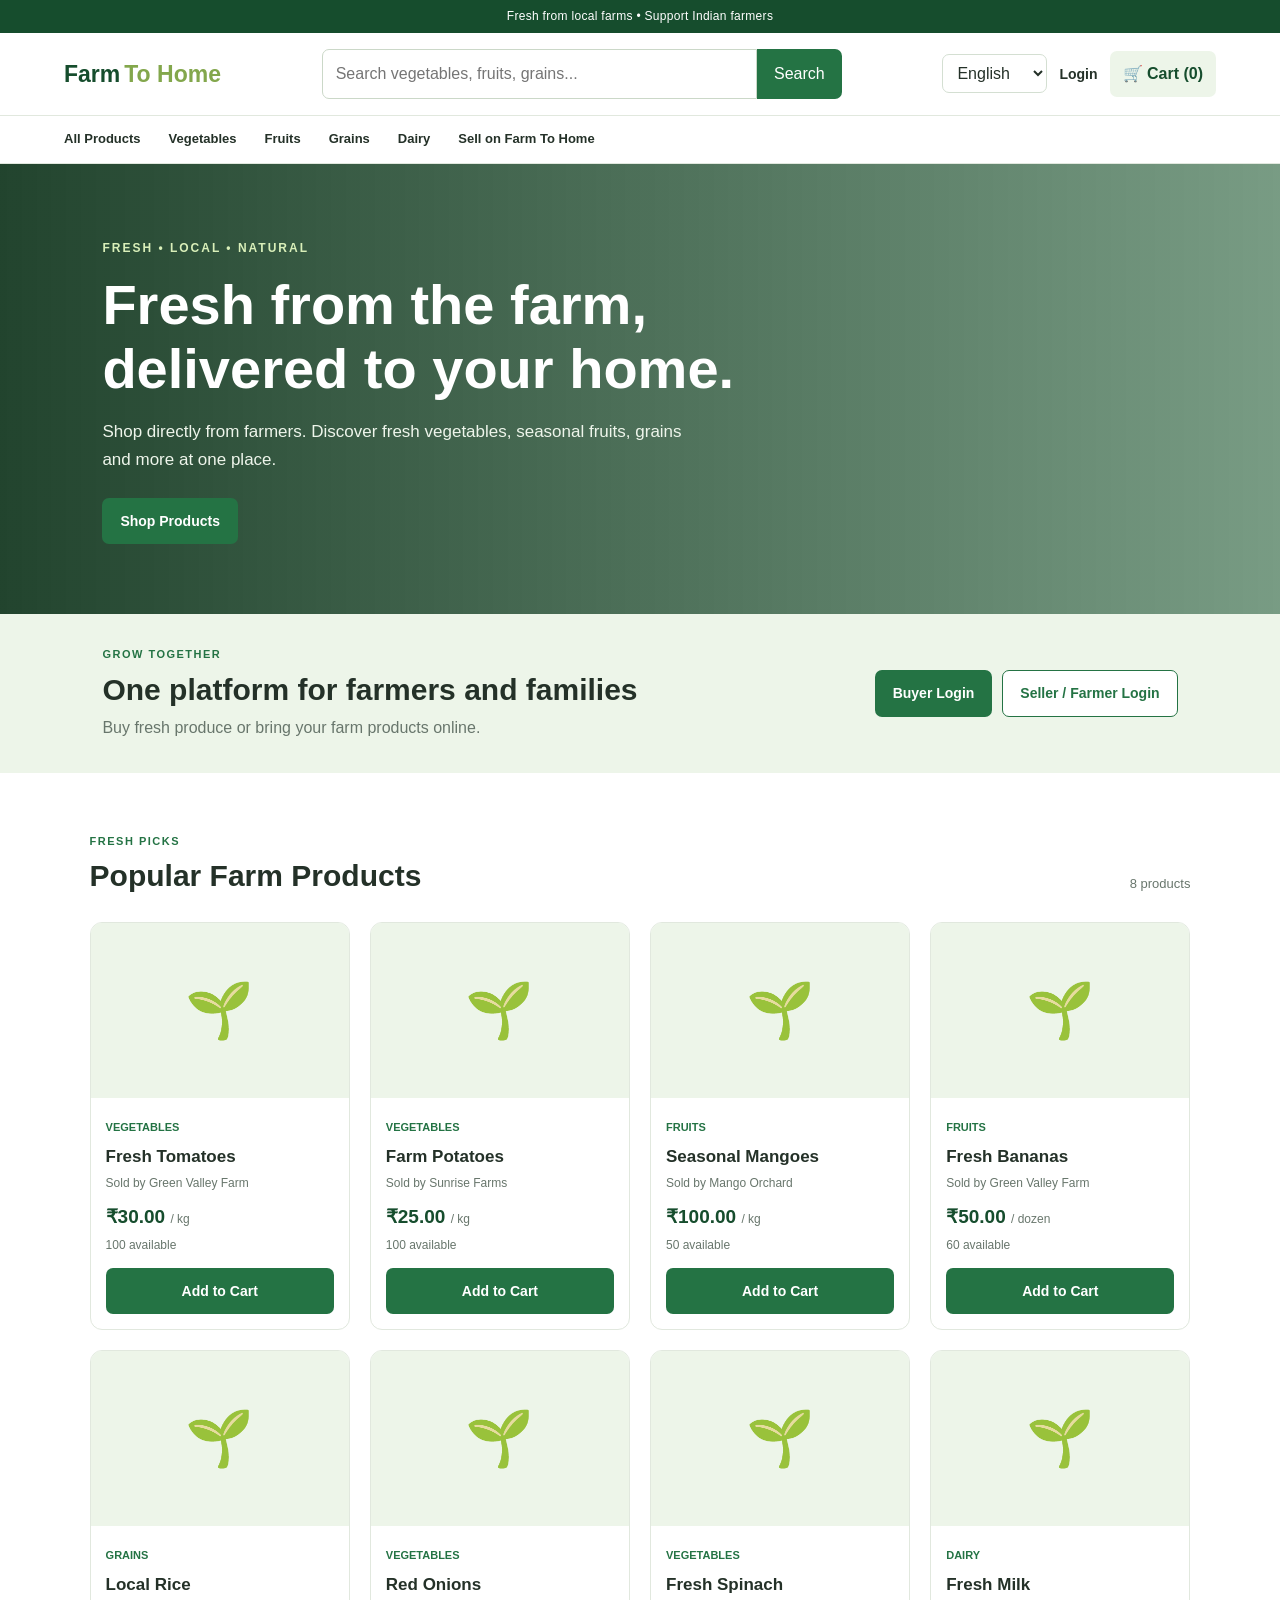
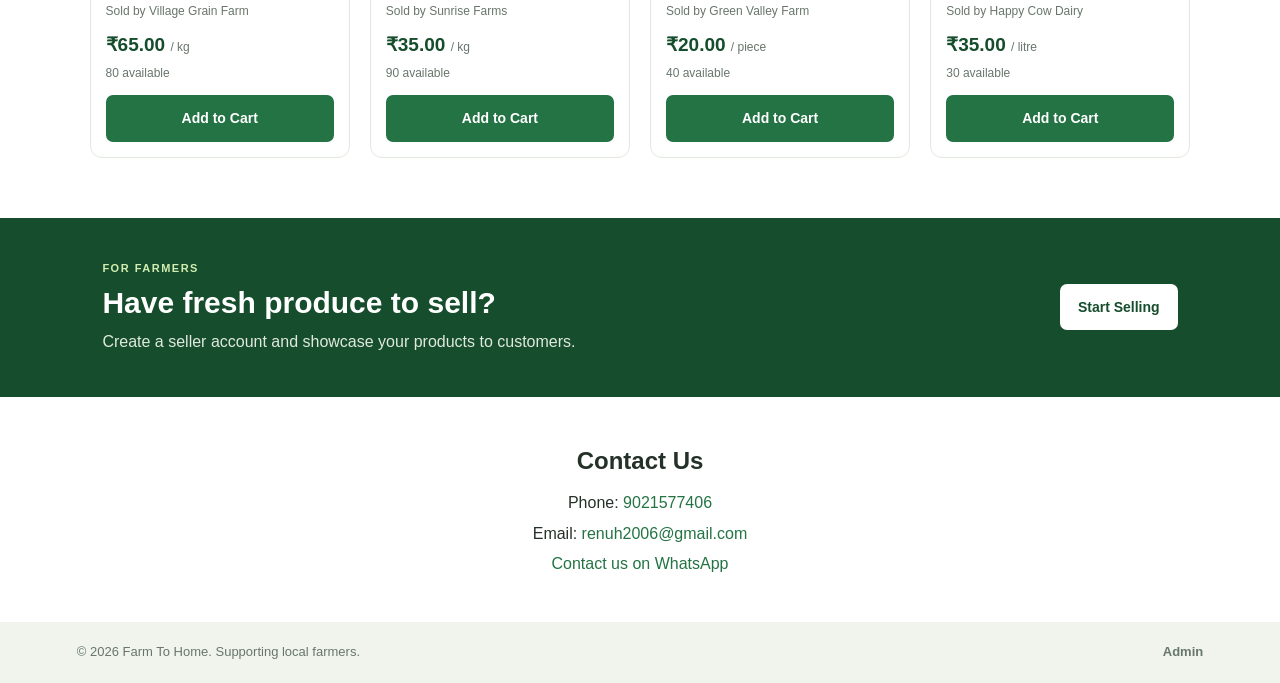
<file: index.html>
<!DOCTYPE html>
<html lang="en">
<head>
  <meta charset="UTF-8">
  <meta name="viewport" content="width=device-width, initial-scale=1.0">
  <title>Farm To Home | Fresh From Farmers</title>
  <link rel="stylesheet" href="css/style.css">
  <link rel="stylesheet" href="css/language.css">
</head>
<body>
  <div class="top-strip">
    Fresh from local farms • Support Indian farmers
  </div>

  <header class="navbar">
    <a href="index.html" class="logo">Farm<span>To Home</span></a>

    <div class="search-box">
      <input id="searchInput" type="search"
             placeholder="Search vegetables, fruits, grains...">
      <button id="searchButton" aria-label="Search">Search</button>
    </div>

    <div class="nav-actions">
      <select id="languageSelect" aria-label="Choose language">
        <option value="en">English</option>
        <option value="mr">मराठी</option>
        <option value="hi">हिन्दी</option>
      </select>
      <a href="buyer-login.html" class="nav-link" data-i18n="login">Login</a>
      <button id="cartButton" class="cart-button">
        🛒 <span data-i18n="cart">Cart</span>
        (<span id="cartCount">0</span>)
      </button>
    </div>
  </header>

  <nav class="category-nav">
    <a href="#products" data-category="All" data-i18n="allProducts">All Products</a>
    <a href="#products" data-category="Vegetables" data-i18n="vegetables">Vegetables</a>
    <a href="#products" data-category="Fruits" data-i18n="fruits">Fruits</a>
    <a href="#products" data-category="Grains" data-i18n="grains">Grains</a>
    <a href="#products" data-category="Dairy" data-i18n="dairy">Dairy</a>
    <a href="seller-login.html" data-i18n="sell">Sell on Farm To Home</a>
  </nav>

  <main>
    <section class="hero">
      <div class="hero-content">
        <span class="hero-label" data-i18n="heroLabel">FRESH • LOCAL • NATURAL</span>
        <h1 data-i18n="heroTitle">Fresh from the farm, delivered to your home.</h1>
        <p data-i18n="heroText">
          Shop directly from farmers. Discover fresh vegetables, seasonal
          fruits, grains and more at one place.
        </p>
        <a href="#products" class="btn btn-primary" data-i18n="shopNow">
          Shop Products
        </a>
      </div>
    </section>

    <section class="role-strip">
      <div>
        <p class="eyebrow" data-i18n="growTogether">GROW TOGETHER</p>
        <h2 data-i18n="roleTitle">One platform for farmers and families</h2>
        <p data-i18n="roleText">Buy fresh produce or bring your farm products online.</p>
      </div>
      <div class="role-actions">
        <a href="buyer-login.html" class="btn btn-primary" data-i18n="buyerLogin">
          Buyer Login
        </a>
        <a href="seller-login.html" class="btn btn-outline" data-i18n="sellerLogin">
          Seller / Farmer Login
        </a>
      </div>
    </section>

    <section class="products-section" id="products">
      <div class="section-heading">
        <div>
          <p class="eyebrow" data-i18n="freshPicks">FRESH PICKS</p>
          <h2 data-i18n="popularProducts">Popular Farm Products</h2>
        </div>
        <span id="productCount" class="muted"></span>
      </div>

      <div id="productsGrid" class="products-grid"></div>
      <p id="emptyProducts" class="empty-state hidden">
        No products found. Try another search or category.
      </p>
    </section>

    <section class="seller-banner">
      <div>
        <p class="eyebrow" data-i18n="forFarmers">FOR FARMERS</p>
        <h2 data-i18n="sellerBannerTitle">Have fresh produce to sell?</h2>
        <p data-i18n="sellerBannerText">
          Create a seller account and showcase your products to customers.
        </p>
      </div>
      <a href="seller-login.html" class="btn btn-light" data-i18n="startSelling">
        Start Selling
      </a>
    </section>

    <section class="contact-section" id="contact">
      <h2 data-i18n="contactUs">Contact Us</h2>
      <p>Phone: <a href="tel:+919021577406">9021577406</a></p>
      <p>Email: <a href="mailto:renuh2006@gmail.com">renuh2006@gmail.com</a></p>
      <a href="https://wa.me/919021577406" target="_blank"
         rel="noopener noreferrer">Contact us on WhatsApp</a>
    </section>
  </main>

  <footer>
    <p>© <span id="year"></span> Farm To Home. <span data-i18n="footer">Supporting local farmers.</span></p>
    <a href="admin-login.html" class="admin-footer-link" data-i18n="admin">Admin</a>
  </footer>

  <div id="cartPanel" class="cart-panel hidden" aria-label="Shopping cart">
    <div class="cart-header">
      <h2 data-i18n="yourCart">Your Cart</h2>
      <button id="closeCart" class="icon-button" aria-label="Close cart">✕</button>
    </div>
    <div id="cartItems"></div>
    <div class="cart-total">
      <strong data-i18n="total">Total</strong>
      <strong id="cartTotal">₹0</strong>
    </div>
    <button id="checkoutButton" class="btn btn-primary full-width"
            data-i18n="checkout">Proceed to Checkout</button>
    <p id="cartMessage" class="form-message" aria-live="polite"></p>
  </div>
  <div id="cartBackdrop" class="cart-backdrop hidden"></div>

  <script src="js/language.js"></script>
  <script src="js/main.js"></script>
</body>
</html>
</file>
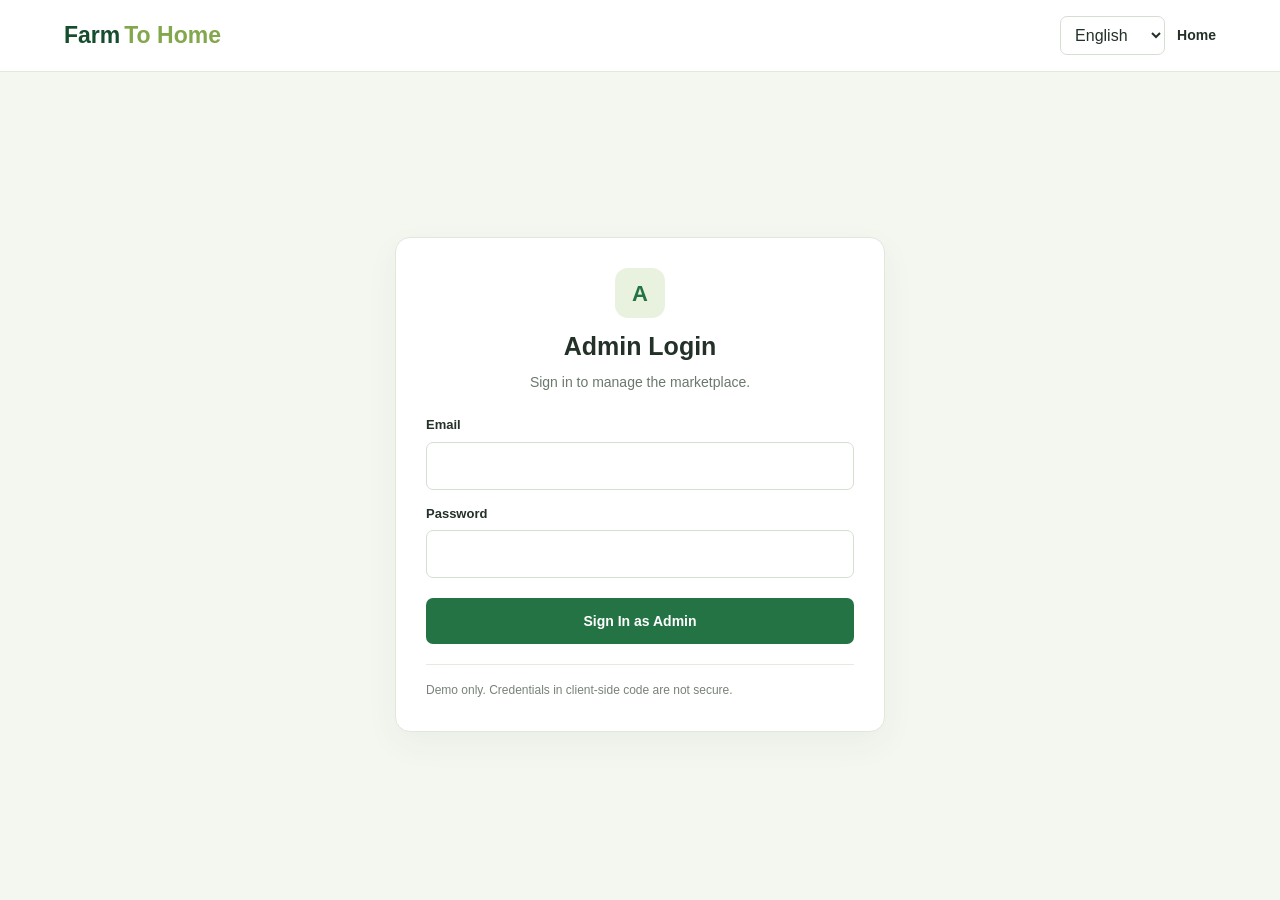
<file: admin-login.html>
<!DOCTYPE html>
<html lang="en">
<head>
  <meta charset="UTF-8">
  <meta name="viewport" content="width=device-width, initial-scale=1.0">
  <title>Admin Portal | Farm To Home</title>
  <link rel="stylesheet" href="css/style.css">
  <link rel="stylesheet" href="css/auth.css">
  <link rel="stylesheet" href="css/language.css">
</head>
<body class="auth-page">
  <header class="navbar">
    <a href="index.html" class="logo">Farm<span>To Home</span></a>
    <div class="nav-actions">
      <select id="languageSelect" aria-label="Choose language">
        <option value="en">English</option>
        <option value="mr">मराठी</option>
        <option value="hi">हिन्दी</option>
      </select>
      <a href="index.html" class="nav-link" data-i18n="home">Home</a>
    </div>
  </header>

  <main class="auth-wrapper">
    <section id="adminLoginCard" class="auth-card">
      <div class="auth-icon">A</div>
      <h1 data-i18n="adminTitle">Admin Login</h1>
      <p class="auth-subtitle" data-i18n="adminSubtitle">
        Sign in to manage the marketplace.
      </p>

      <form id="adminLoginForm">
        <label for="adminEmail" data-i18n="email">Email</label>
        <input id="adminEmail" type="email" required autocomplete="username">

        <label for="adminPassword" data-i18n="password">Password</label>
        <input id="adminPassword" type="password" required
               autocomplete="current-password">

        <button type="submit" class="btn btn-primary full-width"
                data-i18n="adminSignIn">Sign In as Admin</button>
        <p id="adminLoginMessage" class="form-message" aria-live="polite"></p>
      </form>

      <p class="auth-note" data-i18n="adminWarning">
        Demo only. Credentials in client-side code are not secure.
      </p>
    </section>

    <section id="adminDashboard" class="dashboard-card hidden">
      <div class="dashboard-heading">
        <div>
          <p class="eyebrow">ADMINISTRATION</p>
          <h1 data-i18n="adminDashboard">Admin Dashboard</h1>
          <p data-i18n="adminOverview">Marketplace overview</p>
        </div>
        <button id="adminLogout" class="btn btn-outline" data-i18n="logout">Logout</button>
      </div>

      <div class="stats-grid">
        <div class="stat-card">
          <span data-i18n="buyers">Buyers</span>
          <strong id="buyerStat">0</strong>
        </div>
        <div class="stat-card">
          <span data-i18n="sellers">Sellers</span>
          <strong id="sellerStat">0</strong>
        </div>
        <div class="stat-card">
          <span data-i18n="products">Products</span>
          <strong id="productStat">0</strong>
        </div>
      </div>

      <div class="admin-section">
        <h2 data-i18n="registeredAccounts">Registered Accounts</h2>
        <div class="table-wrap">
          <table>
            <thead>
              <tr>
                <th data-i18n="name">Name</th>
                <th data-i18n="email">Email</th>
                <th data-i18n="role">Role</th>
              </tr>
            </thead>
            <tbody id="adminAccounts"></tbody>
          </table>
        </div>
      </div>

      <div class="admin-section">
        <h2 data-i18n="listedProducts">Listed Products</h2>
        <div class="table-wrap">
          <table>
            <thead>
              <tr>
                <th data-i18n="productName">Product</th>
                <th data-i18n="seller">Seller</th>
                <th data-i18n="price">Price</th>
                <th data-i18n="action">Action</th>
              </tr>
            </thead>
            <tbody id="adminProducts"></tbody>
          </table>
        </div>
      </div>

      <p class="auth-note" data-i18n="adminDataNote">
        Prototype data is stored in this browser only.
      </p>
    </section>
  </main>

  <script src="js/language.js"></script>
  <script src="js/auth.js"></script>
</body>
</html>
</file>
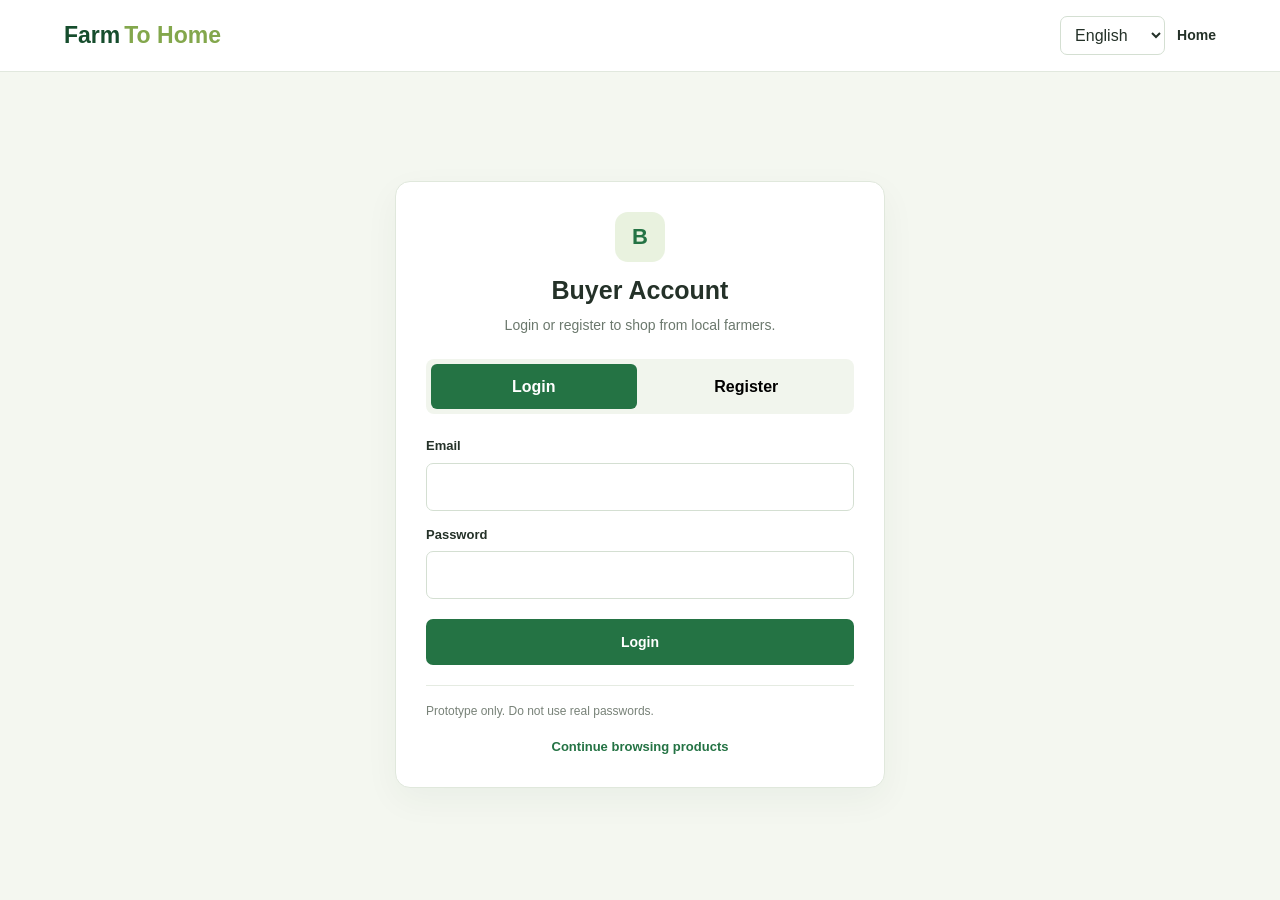
<file: buyer-login.html>
<!DOCTYPE html>
<html lang="en">
<head>
  <meta charset="UTF-8">
  <meta name="viewport" content="width=device-width, initial-scale=1.0">
  <title>Buyer Login | Farm To Home</title>
  <link rel="stylesheet" href="css/style.css">
  <link rel="stylesheet" href="css/auth.css">
  <link rel="stylesheet" href="css/language.css">
</head>
<body class="auth-page">
  <header class="navbar">
    <a href="index.html" class="logo">Farm<span>To Home</span></a>
    <div class="nav-actions">
      <select id="languageSelect" aria-label="Choose language">
        <option value="en">English</option>
        <option value="mr">मराठी</option>
        <option value="hi">हिन्दी</option>
      </select>
      <a href="index.html" class="nav-link" data-i18n="home">Home</a>
    </div>
  </header>

  <main class="auth-wrapper">
    <section class="auth-card">
      <div class="auth-icon">B</div>
      <h1 data-i18n="buyerWelcome">Buyer Account</h1>
      <p class="auth-subtitle" data-i18n="buyerSubtitle">
        Login or register to shop from local farmers.
      </p>

      <div class="tab-buttons">
        <button type="button" class="tab-button active" id="loginTab"
                data-i18n="login">Login</button>
        <button type="button" class="tab-button" id="registerTab"
                data-i18n="register">Register</button>
      </div>

      <form id="buyerLoginForm">
        <label for="buyerLoginEmail" data-i18n="email">Email</label>
        <input id="buyerLoginEmail" type="email" required autocomplete="username">

        <label for="buyerLoginPassword" data-i18n="password">Password</label>
        <input id="buyerLoginPassword" type="password" required
               autocomplete="current-password">

        <button class="btn btn-primary full-width" type="submit"
                data-i18n="login">Login</button>
        <p id="buyerLoginMessage" class="form-message" aria-live="polite"></p>
      </form>

      <form id="buyerRegisterForm" class="hidden">
        <label for="buyerName" data-i18n="fullName">Full Name</label>
        <input id="buyerName" type="text" required autocomplete="name">

        <label for="buyerRegisterEmail" data-i18n="email">Email</label>
        <input id="buyerRegisterEmail" type="email" required autocomplete="email">

        <label for="buyerPhone" data-i18n="phone">Phone Number</label>
        <input id="buyerPhone" type="tel" required pattern="[0-9]{10}"
               maxlength="10" autocomplete="tel">

        <label for="buyerRegisterPassword" data-i18n="password">Password</label>
        <input id="buyerRegisterPassword" type="password" required minlength="6"
               autocomplete="new-password">

        <button class="btn btn-primary full-width" type="submit"
                data-i18n="createAccount">Create Account</button>
        <p id="buyerRegisterMessage" class="form-message" aria-live="polite"></p>
      </form>

      <p class="auth-note" data-i18n="demoWarning">
        Prototype only. Do not use real passwords.
      </p>
      <a href="index.html#products" class="text-link" data-i18n="continueShopping">
        Continue browsing products
      </a>
    </section>
  </main>

  <script src="js/language.js"></script>
  <script src="js/auth.js"></script>
</body>
</html>
</file>
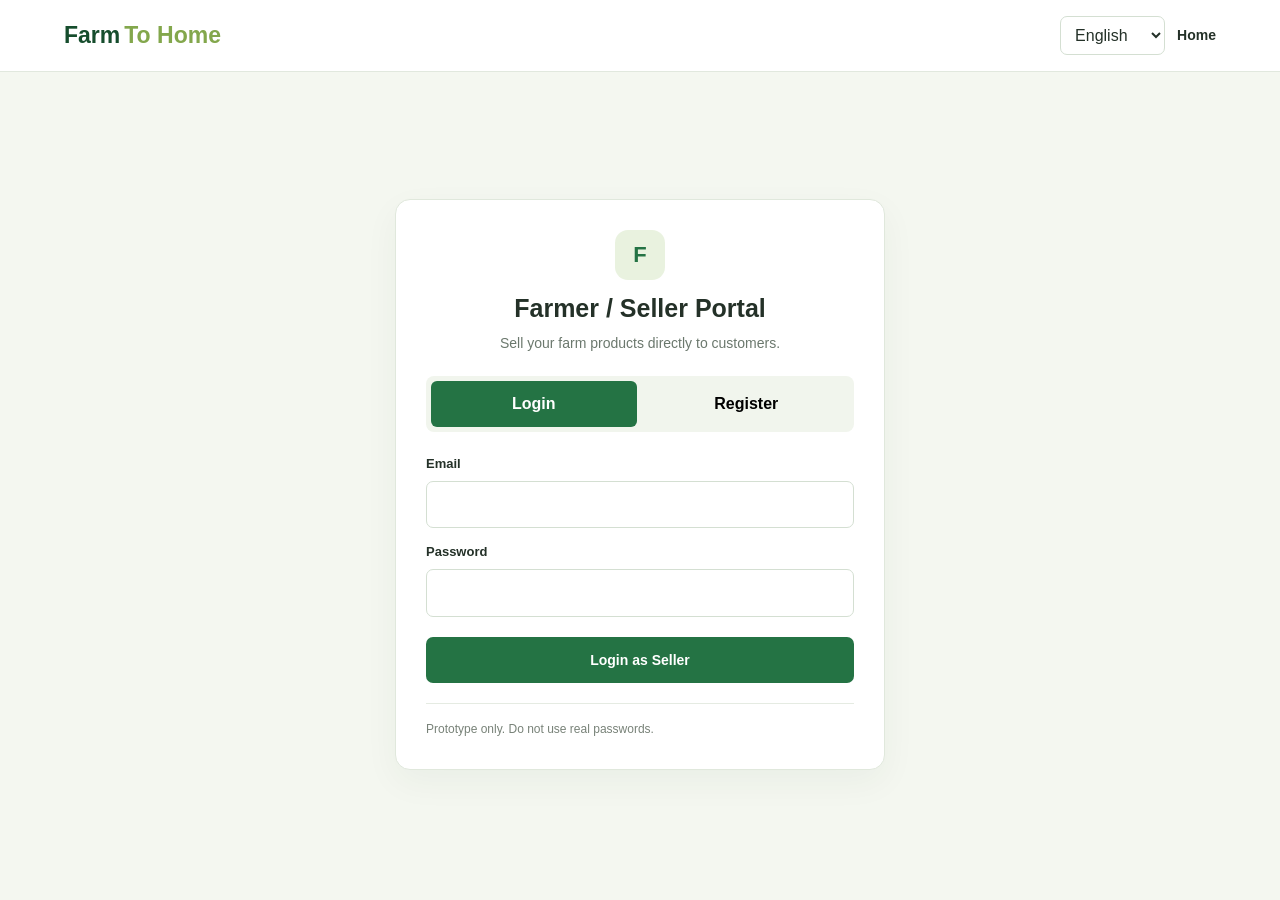
<file: seller-login.html>
<!DOCTYPE html>
<html lang="en">
<head>
  <meta charset="UTF-8">
  <meta name="viewport" content="width=device-width, initial-scale=1.0">
  <title>Seller Portal | Farm To Home</title>
  <link rel="stylesheet" href="css/style.css">
  <link rel="stylesheet" href="css/auth.css">
  <link rel="stylesheet" href="css/language.css">
</head>
<body class="auth-page">
  <header class="navbar">
    <a href="index.html" class="logo">Farm<span>To Home</span></a>
    <div class="nav-actions">
      <select id="languageSelect" aria-label="Choose language">
        <option value="en">English</option>
        <option value="mr">मराठी</option>
        <option value="hi">हिन्दी</option>
      </select>
      <a href="index.html" class="nav-link" data-i18n="home">Home</a>
    </div>
  </header>

  <main class="auth-wrapper seller-wrapper">
    <section class="auth-card">
      <div class="auth-icon">F</div>
      <h1 data-i18n="sellerWelcome">Farmer / Seller Portal</h1>
      <p class="auth-subtitle" data-i18n="sellerSubtitle">
        Sell your farm products directly to customers.
      </p>

      <div class="tab-buttons">
        <button type="button" class="tab-button active" id="loginTab"
                data-i18n="login">Login</button>
        <button type="button" class="tab-button" id="registerTab"
                data-i18n="register">Register</button>
      </div>

      <form id="sellerLoginForm">
        <label for="sellerLoginEmail" data-i18n="email">Email</label>
        <input id="sellerLoginEmail" type="email" required autocomplete="username">

        <label for="sellerLoginPassword" data-i18n="password">Password</label>
        <input id="sellerLoginPassword" type="password" required
               autocomplete="current-password">

        <button class="btn btn-primary full-width" type="submit"
                data-i18n="sellerLoginButton">Login as Seller</button>
        <p id="sellerLoginMessage" class="form-message" aria-live="polite"></p>
      </form>

      <form id="sellerRegisterForm" class="hidden">
        <label for="sellerName" data-i18n="sellerName">Farmer / Business Name</label>
        <input id="sellerName" type="text" required>

        <label for="sellerRegisterEmail" data-i18n="email">Email</label>
        <input id="sellerRegisterEmail" type="email" required autocomplete="email">

        <label for="sellerPhone" data-i18n="phone">Phone Number</label>
        <input id="sellerPhone" type="tel" required pattern="[0-9]{10}"
               maxlength="10">

        <label for="sellerLocation" data-i18n="location">Village / City</label>
        <input id="sellerLocation" type="text" required>

        <label for="sellerRegisterPassword" data-i18n="password">Password</label>
        <input id="sellerRegisterPassword" type="password" required minlength="6"
               autocomplete="new-password">

        <button class="btn btn-primary full-width" type="submit"
                data-i18n="sellerRegisterButton">Register as Seller</button>
        <p id="sellerRegisterMessage" class="form-message" aria-live="polite"></p>
      </form>

      <p class="auth-note" data-i18n="demoWarning">
        Prototype only. Do not use real passwords.
      </p>
    </section>

    <section id="sellerDashboard" class="dashboard-card hidden">
      <div class="dashboard-heading">
        <div>
          <p class="eyebrow" data-i18n="sellerDashboardLabel">SELLER DASHBOARD</p>
          <h2><span data-i18n="welcome">Welcome</span>, <span id="sellerDisplayName"></span></h2>
          <p data-i18n="manageProducts">Add and manage your products.</p>
        </div>
        <button id="sellerLogout" class="btn btn-outline" data-i18n="logout">Logout</button>
      </div>

      <form id="addProductForm" class="product-form">
        <h3 data-i18n="addProduct">Add a Product</h3>

        <label for="productName" data-i18n="productName">Product Name</label>
        <input id="productName" type="text" required maxlength="80">

        <label for="productCategory" data-i18n="category">Category</label>
        <select id="productCategory" required>
          <option value="Vegetables">Vegetables</option>
          <option value="Fruits">Fruits</option>
          <option value="Grains">Grains</option>
          <option value="Dairy">Dairy</option>
          <option value="Other">Other</option>
        </select>

        <div class="form-row">
          <div>
            <label for="productPrice" data-i18n="price">Price (₹)</label>
            <input id="productPrice" type="number" min="1" step="0.01" required>
          </div>
          <div>
            <label for="productUnit" data-i18n="unit">Unit</label>
            <select id="productUnit">
              <option value="kg">kg</option>
              <option value="500 g">500 g</option>
              <option value="dozen">dozen</option>
              <option value="litre">litre</option>
              <option value="piece">piece</option>
            </select>
          </div>
        </div>

        <label for="productQuantity" data-i18n="quantity">Available Quantity</label>
        <input id="productQuantity" type="number" min="1" step="1" required>

        <label for="productImage" data-i18n="imageUrl">Product Image URL (optional)</label>
        <input id="productImage" type="url" placeholder="https://example.com/image.jpg">

        <button class="btn btn-primary full-width" type="submit"
                data-i18n="publishProduct">Publish Product</button>
        <p id="addProductMessage" class="form-message" aria-live="polite"></p>
      </form>

      <h3 data-i18n="myProducts">My Products</h3>
      <div id="sellerProducts" class="seller-products"></div>
    </section>
  </main>

  <script src="js/language.js"></script>
  <script src="js/auth.js"></script>
</body>
</html>
</file>
<file: css/style.css>
:root {
  --green: #247344;
  --dark-green: #164d2d;
  --light-green: #edf5e9;
  --cream: #fafbf7;
  --text: #243128;
  --muted: #68766c;
  --border: #e1e8de;
}

* { box-sizing: border-box; margin: 0; padding: 0; }

html { scroll-behavior: smooth; }
body {
  font-family: Arial, Helvetica, sans-serif;
  color: var(--text);
  background: #fff;
  line-height: 1.6;
}
a { color: inherit; text-decoration: none; }
button, input, select { font: inherit; }
button, a, select { -webkit-tap-highlight-color: transparent; }

.hidden { display: none !important; }
.muted { color: var(--muted); font-size: 13px; }
.top-strip {
  padding: 7px 15px;
  background: var(--dark-green);
  color: white;
  text-align: center;
  font-size: 12px;
  letter-spacing: .3px;
}

.navbar {
  display: flex;
  align-items: center;
  justify-content: space-between;
  gap: 18px;
  padding: 16px 5%;
  background: #fff;
  border-bottom: 1px solid var(--border);
  flex-wrap: wrap;
}
.logo { font-size: 23px; font-weight: 800; color: var(--dark-green); white-space: nowrap; }
.logo span { color: #83a74c; margin-left: 4px; }
.search-box { flex: 1; display: flex; max-width: 520px; min-width: 190px; }
.search-box input {
  width: 100%; min-width: 0; padding: 11px 13px;
  border: 1px solid #cbd8c8; border-radius: 7px 0 0 7px; outline: none;
}
.search-box input:focus { border-color: var(--green); }
.search-box button {
  padding: 0 17px; background: var(--green); color: white;
  border: 0; border-radius: 0 7px 7px 0; cursor: pointer;
}
.nav-actions { display: flex; align-items: center; justify-content: center; gap: 12px; flex-wrap: wrap; }
.nav-link { font-weight: 700; font-size: 14px; }
.nav-link:hover { color: var(--green); }
.cart-button {
  border: 0; background: var(--light-green); color: var(--dark-green);
  padding: 10px 13px; border-radius: 7px; font-weight: 700; cursor: pointer;
}
.category-nav {
  display: flex; gap: 28px; padding: 13px 5%;
  overflow-x: auto; white-space: nowrap; border-bottom: 1px solid var(--border);
}
.category-nav a { font-size: 13px; font-weight: 600; }
.category-nav a:hover { color: var(--green); }

.btn {
  display: inline-flex; align-items: center; justify-content: center;
  border-radius: 7px; border: 1px solid transparent;
  padding: 11px 17px; cursor: pointer; font-weight: 700; font-size: 14px;
}
.btn-primary { background: var(--green); color: white; }
.btn-primary:hover { background: var(--dark-green); }
.btn-outline { background: white; border-color: var(--green); color: var(--green); }
.btn-outline:hover { background: var(--light-green); }
.btn-light { background: white; color: var(--dark-green); }
.full-width { width: 100%; }

.hero {
  min-height: 430px; display: flex; align-items: center;
  padding: 70px 8%; color: white;
  background:
    linear-gradient(90deg, rgba(15, 52, 28, .92), rgba(23, 84, 43, .58)),
    url("https://images.unsplash.com/photo-1500382017468-9049fed747ef?auto=format&fit=crop&w=1800&q=85")
    center/cover no-repeat;
}
.hero-content { max-width: 680px; }
.hero-label {
  display: inline-block; margin-bottom: 15px; color: #d9efb9;
  font-size: 12px; letter-spacing: 2px; font-weight: 800;
}
.hero h1 { font-size: clamp(34px, 5vw, 56px); line-height: 1.14; margin-bottom: 18px; }
.hero p { max-width: 580px; color: #eef5eb; font-size: 17px; margin-bottom: 25px; }

.role-strip {
  display: flex; justify-content: space-between; align-items: center;
  gap: 25px; padding: 32px 8%; background: var(--light-green);
}
.eyebrow { color: var(--green); font-size: 11px; font-weight: 800; letter-spacing: 1.5px; margin-bottom: 7px; }
.role-strip h2, .section-heading h2, .seller-banner h2 { font-size: clamp(22px, 3vw, 30px); line-height: 1.25; }
.role-strip p:not(.eyebrow), .seller-banner p:not(.eyebrow) { color: var(--muted); margin-top: 7px; }
.role-actions { display: flex; gap: 10px; flex-wrap: wrap; }

.products-section { padding: 60px 7%; }
.section-heading { display: flex; justify-content: space-between; align-items: end; gap: 15px; margin-bottom: 27px; }
.products-grid {
  display: grid; grid-template-columns: repeat(4, minmax(0, 1fr)); gap: 20px;
}
.product-card {
  min-width: 0; overflow: hidden; border: 1px solid var(--border);
  border-radius: 12px; background: white; transition: box-shadow .2s, transform .2s;
}
.product-card:hover { box-shadow: 0 9px 26px rgba(20, 60, 30, .09); transform: translateY(-3px); }
.product-image {
  display: block; width: 100%; height: 175px; object-fit: cover;
  background: var(--light-green);
}
.product-placeholder {
  height: 175px; display: grid; place-items: center; background: var(--light-green);
  font-size: 55px;
}
.product-info { padding: 15px; }
.product-category { color: var(--green); font-size: 11px; font-weight: 800; text-transform: uppercase; }
.product-info h3 { font-size: 17px; margin: 4px 0; overflow-wrap: anywhere; }
.product-seller { color: var(--muted); font-size: 12px; margin-bottom: 9px; }
.product-price { font-size: 19px; font-weight: 800; color: var(--dark-green); }
.product-unit { color: var(--muted); font-size: 12px; font-weight: 400; }
.product-stock { font-size: 12px; color: var(--muted); margin: 4px 0 12px; }
.product-info .btn { width: 100%; }
.empty-state { text-align: center; padding: 40px 10px; color: var(--muted); }

.seller-banner {
  display: flex; align-items: center; justify-content: space-between;
  gap: 20px; padding: 42px 8%; background: var(--dark-green); color: white;
}
.seller-banner .eyebrow { color: #d3edb0; }
.seller-banner p:not(.eyebrow) { color: #e0e9df; }

.contact-section { text-align: center; padding: 45px 15px; }
.contact-section h2 { margin-bottom: 10px; }
.contact-section p { margin: 5px; }
.contact-section a { color: var(--green); overflow-wrap: anywhere; }

footer {
  display: flex; justify-content: space-between; gap: 15px;
  padding: 20px 6%; background: #f0f4ed; color: var(--muted); font-size: 13px;
}
.admin-footer-link { font-weight: 700; }

.cart-backdrop {
  position: fixed; inset: 0; z-index: 9; background: rgba(0,0,0,.38);
}
.cart-panel {
  position: fixed; z-index: 10; top: 0; right: 0;
  width: min(420px, 100%); height: 100dvh; overflow-y: auto;
  padding: 24px; background: white; box-shadow: -10px 0 30px #00000018;
}
.cart-header { display: flex; justify-content: space-between; align-items: center; margin-bottom: 20px; }
.icon-button { border: 0; background: transparent; padding: 8px; cursor: pointer; font-size: 20px; }
.cart-item {
  display: flex; justify-content: space-between; gap: 12px;
  padding: 14px 0; border-bottom: 1px solid var(--border);
}
.cart-item h4 { font-size: 14px; }
.cart-item p { font-size: 12px; color: var(--muted); }
.cart-item button { border: 0; color: #b42318; background: none; cursor: pointer; }
.cart-total { display: flex; justify-content: space-between; padding: 20px 0; font-size: 18px; }
.form-message { margin-top: 12px; font-size: 13px; overflow-wrap: anywhere; }
.form-message.error { color: #b42318; }
.form-message.success { color: var(--green); }

@media (max-width: 1000px) {
  .products-grid { grid-template-columns: repeat(3, minmax(0, 1fr)); }
}
@media (max-width: 720px) {
  .navbar { justify-content: center; }
  .search-box { order: 3; flex-basis: 100%; max-width: none; }
  .nav-actions { width: 100%; }
  .role-strip, .seller-banner { flex-direction: column; align-items: flex-start; }
  .products-grid { grid-template-columns: repeat(2, minmax(0, 1fr)); gap: 12px; }
  .products-section { padding: 40px 4%; }
  .product-image, .product-placeholder { height: 140px; }
}
@media (max-width: 390px) {
  .products-grid { grid-template-columns: 1fr; }
  .product-image, .product-placeholder { height: 200px; }
}
</file>
<file: css/language.css>
#languageSelect {
  min-width: 105px;
  max-width: 150px;
  padding: 9px 10px;
  border: 1px solid #d4dfd2;
  border-radius: 7px;
  background: white;
  color: #243128;
  cursor: pointer;
}

#languageSelect:focus {
  outline: 2px solid #c5e1c8;
}
</file>
<file: css/auth.css>
.auth-page { min-height: 100vh; background: #f4f7f0; }
.auth-wrapper {
  width: 100%; min-height: calc(100vh - 75px);
  padding: 40px 18px; display: flex; flex-direction: column;
  align-items: center; justify-content: center; gap: 25px;
}
.auth-card, .dashboard-card {
  width: 100%; max-width: 490px; padding: 30px;
  border: 1px solid #e0e8dc; border-radius: 15px;
  background: white; box-shadow: 0 12px 35px #1b49200c;
}
.dashboard-card { max-width: 1000px; }
.auth-icon {
  width: 50px; height: 50px; display: grid; place-items: center;
  margin: 0 auto 12px; border-radius: 13px;
  background: #e9f2df; color: #247344; font-size: 22px; font-weight: 800;
}
.auth-card > h1, .auth-card > .auth-subtitle { text-align: center; }
.auth-card > h1 { font-size: 25px; line-height: 1.3; }
.auth-subtitle { margin: 8px 0 22px; color: #6b786d; font-size: 14px; }
.tab-buttons {
  display: grid; grid-template-columns: 1fr 1fr; gap: 7px;
  padding: 5px; margin-bottom: 22px; border-radius: 8px; background: #f1f5ed;
}
.tab-button { border: 0; border-radius: 6px; padding: 10px; background: transparent; cursor: pointer; font-weight: 700; }
.tab-button.active { color: white; background: #247344; }
.auth-card label, .product-form label { display: block; margin: 14px 0 6px; font-size: 13px; font-weight: 700; }
.auth-card input, .product-form input, .product-form select {
  width: 100%; min-height: 43px; padding: 10px 12px;
  border: 1px solid #d4dfd2; border-radius: 7px; background: white;
}
.auth-card input:focus, .product-form input:focus, .product-form select:focus {
  outline: 2px solid #c5e1c8; border-color: #247344;
}
.auth-card .full-width, .product-form .full-width { margin-top: 20px; }
.auth-note { margin-top: 20px; padding-top: 16px; border-top: 1px solid #e5ebe2; color: #788278; font-size: 12px; }
.text-link { display: block; text-align: center; margin-top: 15px; color: #247344; font-size: 13px; font-weight: 700; }
.dashboard-heading { display: flex; align-items: center; justify-content: space-between; gap: 15px; margin-bottom: 25px; }
.dashboard-heading h2, .dashboard-heading h1 { font-size: 24px; }
.dashboard-heading p { color: var(--muted); font-size: 14px; }
.product-form { max-width: 620px; padding: 22px; border: 1px solid var(--border); border-radius: 10px; margin-bottom: 30px; }
.product-form h3 { margin-bottom: 10px; }
.form-row { display: grid; grid-template-columns: 1fr 1fr; gap: 12px; }
.seller-products { display: grid; grid-template-columns: repeat(3, minmax(0,1fr)); gap: 12px; margin-top: 15px; }
.seller-product-item { padding: 15px; border: 1px solid var(--border); border-radius: 8px; }
.seller-product-item h4 { overflow-wrap: anywhere; }
.seller-product-item p { font-size: 13px; color: var(--muted); }
.seller-product-item button { margin-top: 10px; }
.stats-grid { display: grid; grid-template-columns: repeat(3,1fr); gap: 15px; margin-bottom: 30px; }
.stat-card { padding: 20px; border-radius: 10px; background: #edf5e9; }
.stat-card span { display: block; color: #536757; font-size: 13px; }
.stat-card strong { display: block; color: #164d2d; font-size: 28px; }
.admin-section { margin-top: 28px; }
.admin-section h2 { margin-bottom: 12px; font-size: 20px; }
.table-wrap { overflow-x: auto; }
table { width: 100%; border-collapse: collapse; font-size: 13px; }
th, td { padding: 12px; text-align: left; border-bottom: 1px solid var(--border); }
th { background: #f3f7f0; }
td { overflow-wrap: anywhere; }
.table-wrap button { padding: 6px 9px; cursor: pointer; }
@media (max-width: 600px) {
  .auth-card, .dashboard-card { padding: 22px 18px; }
  .seller-products { grid-template-columns: 1fr; }
  .stats-grid { gap: 8px; }
  .stat-card { padding: 12px; }
  .stat-card strong { font-size: 23px; }
  .dashboard-heading { align-items: flex-start; }
  .dashboard-heading h1, .dashboard-heading h2 { font-size: 20px; }
}
</file>
